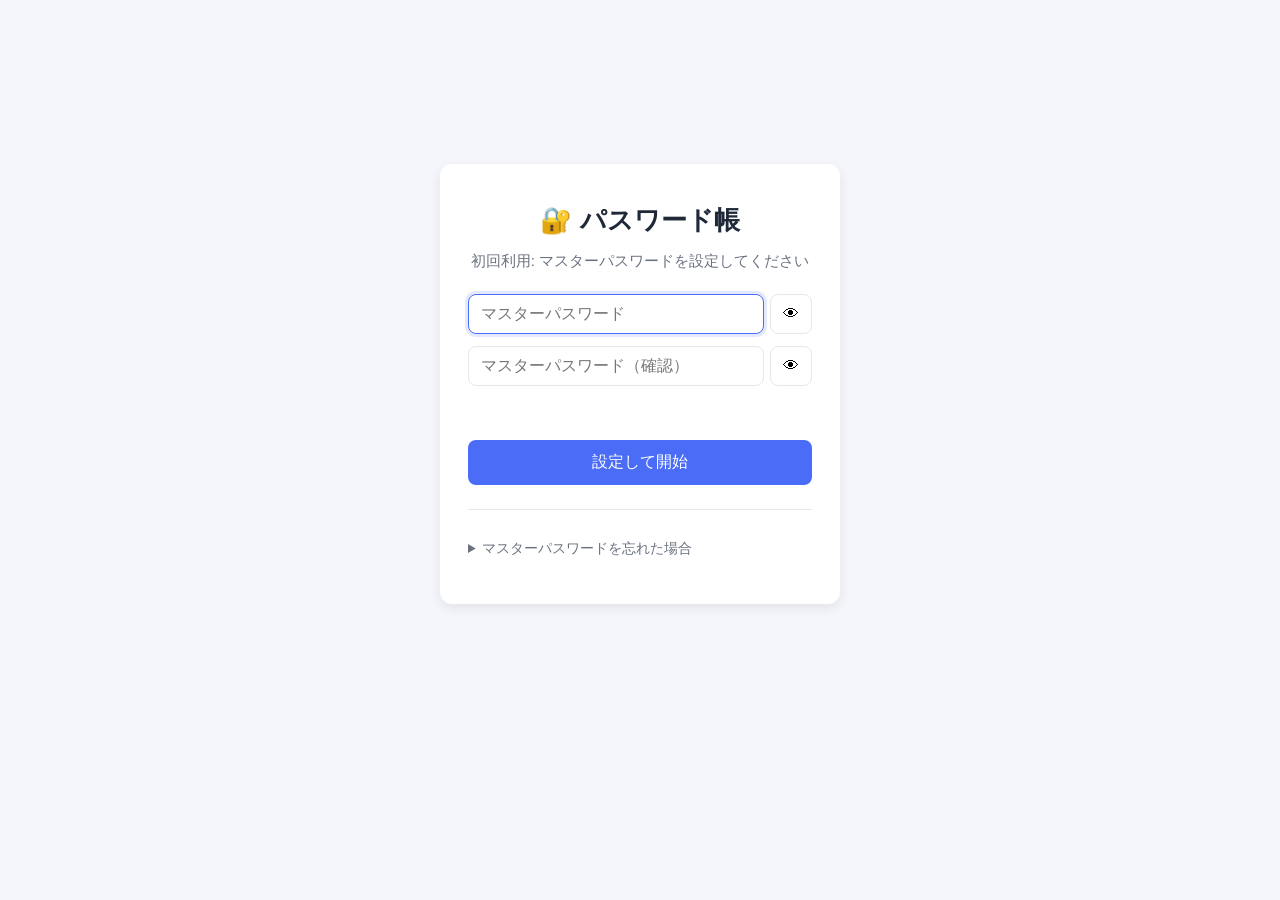
<file: 自作アプリ/パスワード帳/index.html>
<!DOCTYPE html>
<html lang="ja">
<head>
<meta charset="UTF-8">
<meta name="viewport" content="width=device-width, initial-scale=1.0">
<title>パスワード帳</title>
<link rel="stylesheet" href="style.css">
</head>
<body>
<div id="app">
  <!-- ロック画面（初回登録/ログイン） -->
  <section id="lock-screen" class="screen">
    <div class="lock-card">
      <h1>🔐 パスワード帳</h1>
      <p id="lock-message">マスターパスワードを入力してください</p>

      <form id="unlock-form" autocomplete="off">
        <div class="input-group">
          <input type="password" id="master-password" placeholder="マスターパスワード" autocomplete="new-password" required>
          <button type="button" class="toggle-visibility" data-target="master-password" aria-label="表示切替">👁</button>
        </div>

        <div class="input-group" id="confirm-group" style="display:none;">
          <input type="password" id="master-password-confirm" placeholder="マスターパスワード（確認）" autocomplete="new-password">
          <button type="button" class="toggle-visibility" data-target="master-password-confirm" aria-label="表示切替">👁</button>
        </div>

        <p id="lock-error" class="error-message"></p>
        <button type="submit" id="unlock-btn" class="primary-btn">解除</button>
      </form>

      <details class="reset-section">
        <summary>マスターパスワードを忘れた場合</summary>
        <p>暗号化されたデータを復号する手段はありません。すべてのデータを削除して、最初からやり直すしかありません。</p>
        <button type="button" id="reset-all-btn" class="danger-btn">すべてのデータを削除</button>
      </details>
    </div>
  </section>

  <!-- メイン画面 -->
  <section id="main-screen" class="screen" style="display:none;">
    <header class="app-header">
      <h1>🔐 パスワード帳</h1>
      <div class="header-actions">
        <button type="button" id="export-btn" class="secondary-btn" title="エクスポート">📤 エクスポート</button>
        <button type="button" id="import-btn" class="secondary-btn" title="インポート">📥 インポート</button>
        <input type="file" id="import-file" accept=".json" style="display:none;">
        <button type="button" id="lock-btn" class="secondary-btn" title="ロック">🔒 ロック</button>
      </div>
    </header>

    <div class="toolbar">
      <input type="search" id="search-input" placeholder="🔍 サービス名・ユーザー名で検索">
      <button type="button" id="add-btn" class="primary-btn">＋ 新規追加</button>
    </div>

    <div id="entry-list" class="entry-list"></div>
    <p id="empty-message" class="empty-message">まだパスワードが登録されていません。「＋ 新規追加」から登録してください。</p>
  </section>

  <!-- エントリ編集モーダル -->
  <div id="entry-modal" class="modal" style="display:none;">
    <div class="modal-content">
      <h2 id="modal-title">新規追加</h2>
      <form id="entry-form" autocomplete="off">
        <input type="hidden" id="entry-id">

        <label>
          サービス名 <span class="required">*</span>
          <input type="text" id="entry-service" required placeholder="例: Gmail">
        </label>

        <label>
          ユーザー名 / メールアドレス
          <input type="text" id="entry-username" placeholder="例: user@example.com">
        </label>

        <label>
          パスワード <span class="required">*</span>
          <div class="input-group">
            <input type="password" id="entry-password" required>
            <button type="button" class="toggle-visibility" data-target="entry-password" aria-label="表示切替">👁</button>
            <button type="button" id="generate-password-btn" class="icon-btn" title="パスワード生成">🎲</button>
          </div>
        </label>

        <details>
          <summary>パスワード生成オプション</summary>
          <div class="generator-options">
            <label>長さ: <input type="number" id="gen-length" value="16" min="4" max="128"></label>
            <label><input type="checkbox" id="gen-upper" checked> 大文字</label>
            <label><input type="checkbox" id="gen-lower" checked> 小文字</label>
            <label><input type="checkbox" id="gen-digits" checked> 数字</label>
            <label><input type="checkbox" id="gen-symbols" checked> 記号</label>
          </div>
        </details>

        <label>
          URL
          <input type="url" id="entry-url" placeholder="https://example.com">
        </label>

        <label>
          メモ
          <textarea id="entry-notes" rows="3"></textarea>
        </label>

        <p id="entry-error" class="error-message"></p>

        <div class="modal-actions">
          <button type="button" id="cancel-btn" class="secondary-btn">キャンセル</button>
          <button type="submit" class="primary-btn">保存</button>
        </div>
      </form>
    </div>
  </div>

  <!-- インポート時のパスワード入力モーダル -->
  <div id="import-modal" class="modal" style="display:none;">
    <div class="modal-content">
      <h2>インポート</h2>
      <p>エクスポート時に使用していたマスターパスワードを入力してください。</p>
      <form id="import-form" autocomplete="off">
        <div class="input-group">
          <input type="password" id="import-password" placeholder="エクスポート時のマスターパスワード" required>
          <button type="button" class="toggle-visibility" data-target="import-password" aria-label="表示切替">👁</button>
        </div>
        <label style="margin-top:12px;">
          <input type="radio" name="import-mode" value="merge" checked> マージ（既存に追加）
        </label>
        <label>
          <input type="radio" name="import-mode" value="replace"> 置き換え（既存を削除）
        </label>
        <p id="import-error" class="error-message"></p>
        <div class="modal-actions">
          <button type="button" id="import-cancel-btn" class="secondary-btn">キャンセル</button>
          <button type="submit" class="primary-btn">インポート</button>
        </div>
      </form>
    </div>
  </div>

  <!-- トースト通知 -->
  <div id="toast" class="toast" style="display:none;"></div>
</div>

<script src="script.js"></script>
</body>
</html>
</file>
<file: 自作アプリ/パスワード帳/style.css>
* {
  box-sizing: border-box;
  margin: 0;
  padding: 0;
}

:root {
  --bg: #f4f6fb;
  --card: #ffffff;
  --primary: #4a6cf7;
  --primary-hover: #3a5ce5;
  --danger: #e74c3c;
  --danger-hover: #c0392b;
  --text: #1f2937;
  --muted: #6b7280;
  --border: #e5e7eb;
  --shadow: 0 4px 12px rgba(0, 0, 0, 0.08);
  --radius: 12px;
}

body {
  font-family: -apple-system, BlinkMacSystemFont, "Hiragino Sans", "Yu Gothic UI",
    "Meiryo", sans-serif;
  background: var(--bg);
  color: var(--text);
  min-height: 100vh;
  line-height: 1.6;
}

#app {
  max-width: 960px;
  margin: 0 auto;
  padding: 24px 16px 80px;
}

.screen {
  animation: fadeIn 0.3s ease;
}

@keyframes fadeIn {
  from { opacity: 0; transform: translateY(8px); }
  to { opacity: 1; transform: translateY(0); }
}

/* ---- ロック画面 ---- */
#lock-screen {
  min-height: 80vh;
  display: flex;
  align-items: center;
  justify-content: center;
}

.lock-card {
  background: var(--card);
  border-radius: var(--radius);
  padding: 36px 28px;
  box-shadow: var(--shadow);
  width: 100%;
  max-width: 400px;
}

.lock-card h1 {
  font-size: 1.6rem;
  margin-bottom: 8px;
  text-align: center;
}

.lock-card p {
  color: var(--muted);
  margin-bottom: 20px;
  text-align: center;
  font-size: 0.95rem;
}

.reset-section {
  margin-top: 24px;
  padding-top: 20px;
  border-top: 1px solid var(--border);
}

.reset-section summary {
  cursor: pointer;
  color: var(--muted);
  font-size: 0.85rem;
}

.reset-section p {
  font-size: 0.85rem;
  margin: 12px 0;
  text-align: left;
}

/* ---- メイン画面 ---- */
.app-header {
  display: flex;
  justify-content: space-between;
  align-items: center;
  margin-bottom: 24px;
  flex-wrap: wrap;
  gap: 12px;
}

.app-header h1 {
  font-size: 1.4rem;
}

.header-actions {
  display: flex;
  gap: 8px;
  flex-wrap: wrap;
}

.toolbar {
  display: flex;
  gap: 12px;
  margin-bottom: 20px;
  flex-wrap: wrap;
}

.toolbar input[type="search"] {
  flex: 1;
  min-width: 200px;
}

/* ---- エントリリスト ---- */
.entry-list {
  display: grid;
  gap: 12px;
}

.entry-card {
  background: var(--card);
  border-radius: var(--radius);
  padding: 16px;
  box-shadow: var(--shadow);
  display: flex;
  flex-direction: column;
  gap: 8px;
}

.entry-card-header {
  display: flex;
  justify-content: space-between;
  align-items: flex-start;
  gap: 12px;
  flex-wrap: wrap;
}

.entry-service {
  font-size: 1.1rem;
  font-weight: 600;
  flex: 1;
  word-break: break-all;
}

.entry-actions {
  display: flex;
  gap: 6px;
  flex-wrap: wrap;
}

.entry-field {
  display: flex;
  align-items: center;
  gap: 8px;
  padding: 6px 0;
  font-size: 0.92rem;
  border-top: 1px solid var(--border);
}

.entry-field:first-of-type {
  border-top: none;
}

.entry-field-label {
  color: var(--muted);
  min-width: 80px;
  font-size: 0.85rem;
}

.entry-field-value {
  flex: 1;
  word-break: break-all;
  font-family: ui-monospace, SFMono-Regular, Menlo, monospace;
}

.entry-field-value a {
  color: var(--primary);
  text-decoration: none;
}

.entry-field-value a:hover {
  text-decoration: underline;
}

.password-value {
  letter-spacing: 0.05em;
}

.empty-message {
  text-align: center;
  color: var(--muted);
  margin-top: 40px;
  padding: 40px 20px;
  background: var(--card);
  border-radius: var(--radius);
  border: 2px dashed var(--border);
}

/* ---- フォーム要素 ---- */
input, textarea, button {
  font-family: inherit;
  font-size: 1rem;
}

input[type="text"],
input[type="password"],
input[type="email"],
input[type="url"],
input[type="number"],
input[type="search"],
textarea {
  width: 100%;
  padding: 10px 12px;
  border: 1px solid var(--border);
  border-radius: 8px;
  background: #fff;
  color: var(--text);
  transition: border-color 0.15s, box-shadow 0.15s;
}

input:focus, textarea:focus {
  outline: none;
  border-color: var(--primary);
  box-shadow: 0 0 0 3px rgba(74, 108, 247, 0.15);
}

label {
  display: block;
  margin-bottom: 12px;
  font-size: 0.9rem;
  color: var(--text);
}

label input[type="checkbox"],
label input[type="radio"] {
  margin-right: 6px;
}

.input-group {
  display: flex;
  gap: 6px;
  align-items: stretch;
  margin-bottom: 12px;
}

.input-group input {
  flex: 1;
}

.toggle-visibility,
.icon-btn {
  background: #fff;
  border: 1px solid var(--border);
  border-radius: 8px;
  padding: 0 12px;
  cursor: pointer;
  font-size: 1rem;
  transition: background 0.15s;
}

.toggle-visibility:hover,
.icon-btn:hover {
  background: var(--bg);
}

.required {
  color: var(--danger);
}

/* ---- ボタン ---- */
button {
  cursor: pointer;
  border-radius: 8px;
  border: none;
  padding: 10px 16px;
  font-weight: 500;
  transition: background 0.15s, transform 0.05s;
}

button:active {
  transform: scale(0.98);
}

.primary-btn {
  background: var(--primary);
  color: #fff;
}

.primary-btn:hover {
  background: var(--primary-hover);
}

.secondary-btn {
  background: var(--card);
  color: var(--text);
  border: 1px solid var(--border);
}

.secondary-btn:hover {
  background: var(--bg);
}

.danger-btn {
  background: var(--danger);
  color: #fff;
}

.danger-btn:hover {
  background: var(--danger-hover);
}

.small-btn {
  padding: 6px 10px;
  font-size: 0.85rem;
}

#unlock-btn {
  width: 100%;
  padding: 12px;
  margin-top: 4px;
}

/* ---- エラー表示 ---- */
.error-message {
  color: var(--danger);
  font-size: 0.85rem;
  min-height: 1.2em;
  margin: 8px 0;
}

/* ---- モーダル ---- */
.modal {
  position: fixed;
  inset: 0;
  background: rgba(0, 0, 0, 0.5);
  display: flex;
  align-items: center;
  justify-content: center;
  z-index: 100;
  padding: 16px;
}

.modal-content {
  background: var(--card);
  border-radius: var(--radius);
  padding: 24px;
  width: 100%;
  max-width: 480px;
  max-height: 90vh;
  overflow-y: auto;
  box-shadow: 0 10px 40px rgba(0, 0, 0, 0.2);
}

.modal-content h2 {
  font-size: 1.25rem;
  margin-bottom: 16px;
}

.modal-actions {
  display: flex;
  justify-content: flex-end;
  gap: 8px;
  margin-top: 16px;
}

.generator-options {
  padding: 12px;
  background: var(--bg);
  border-radius: 8px;
  margin-top: 8px;
}

.generator-options label {
  display: block;
  margin-bottom: 8px;
}

.generator-options input[type="number"] {
  width: 80px;
  display: inline-block;
}

details summary {
  cursor: pointer;
  padding: 8px 0;
  user-select: none;
}

/* ---- トースト ---- */
.toast {
  position: fixed;
  bottom: 24px;
  left: 50%;
  transform: translateX(-50%);
  background: var(--text);
  color: #fff;
  padding: 12px 20px;
  border-radius: 8px;
  box-shadow: var(--shadow);
  z-index: 200;
  font-size: 0.9rem;
  animation: toastIn 0.2s ease;
}

@keyframes toastIn {
  from { opacity: 0; transform: translate(-50%, 10px); }
  to { opacity: 1; transform: translate(-50%, 0); }
}

/* ---- レスポンシブ ---- */
@media (max-width: 600px) {
  #app {
    padding: 16px 12px 80px;
  }

  .app-header h1 {
    font-size: 1.2rem;
  }

  .header-actions button {
    padding: 8px 10px;
    font-size: 0.85rem;
  }

  .entry-field-label {
    min-width: 60px;
  }
}
</file>
